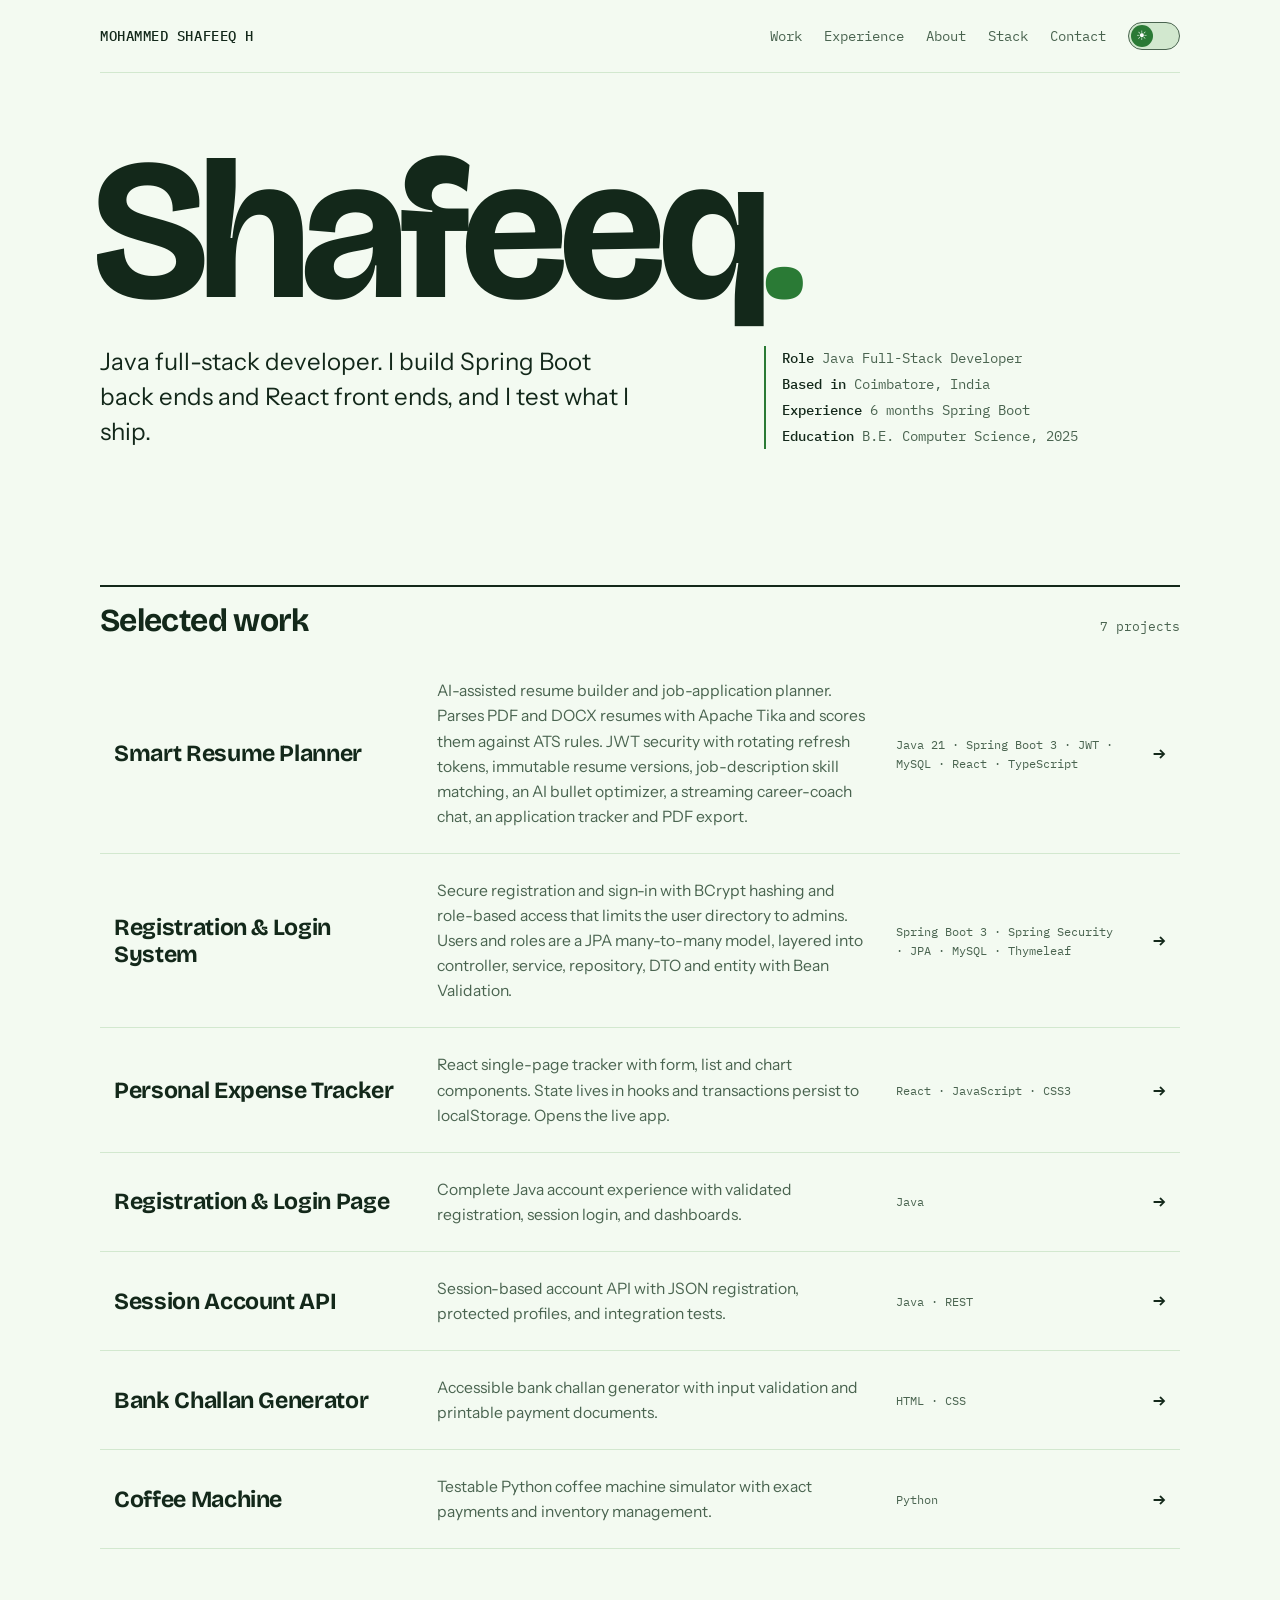
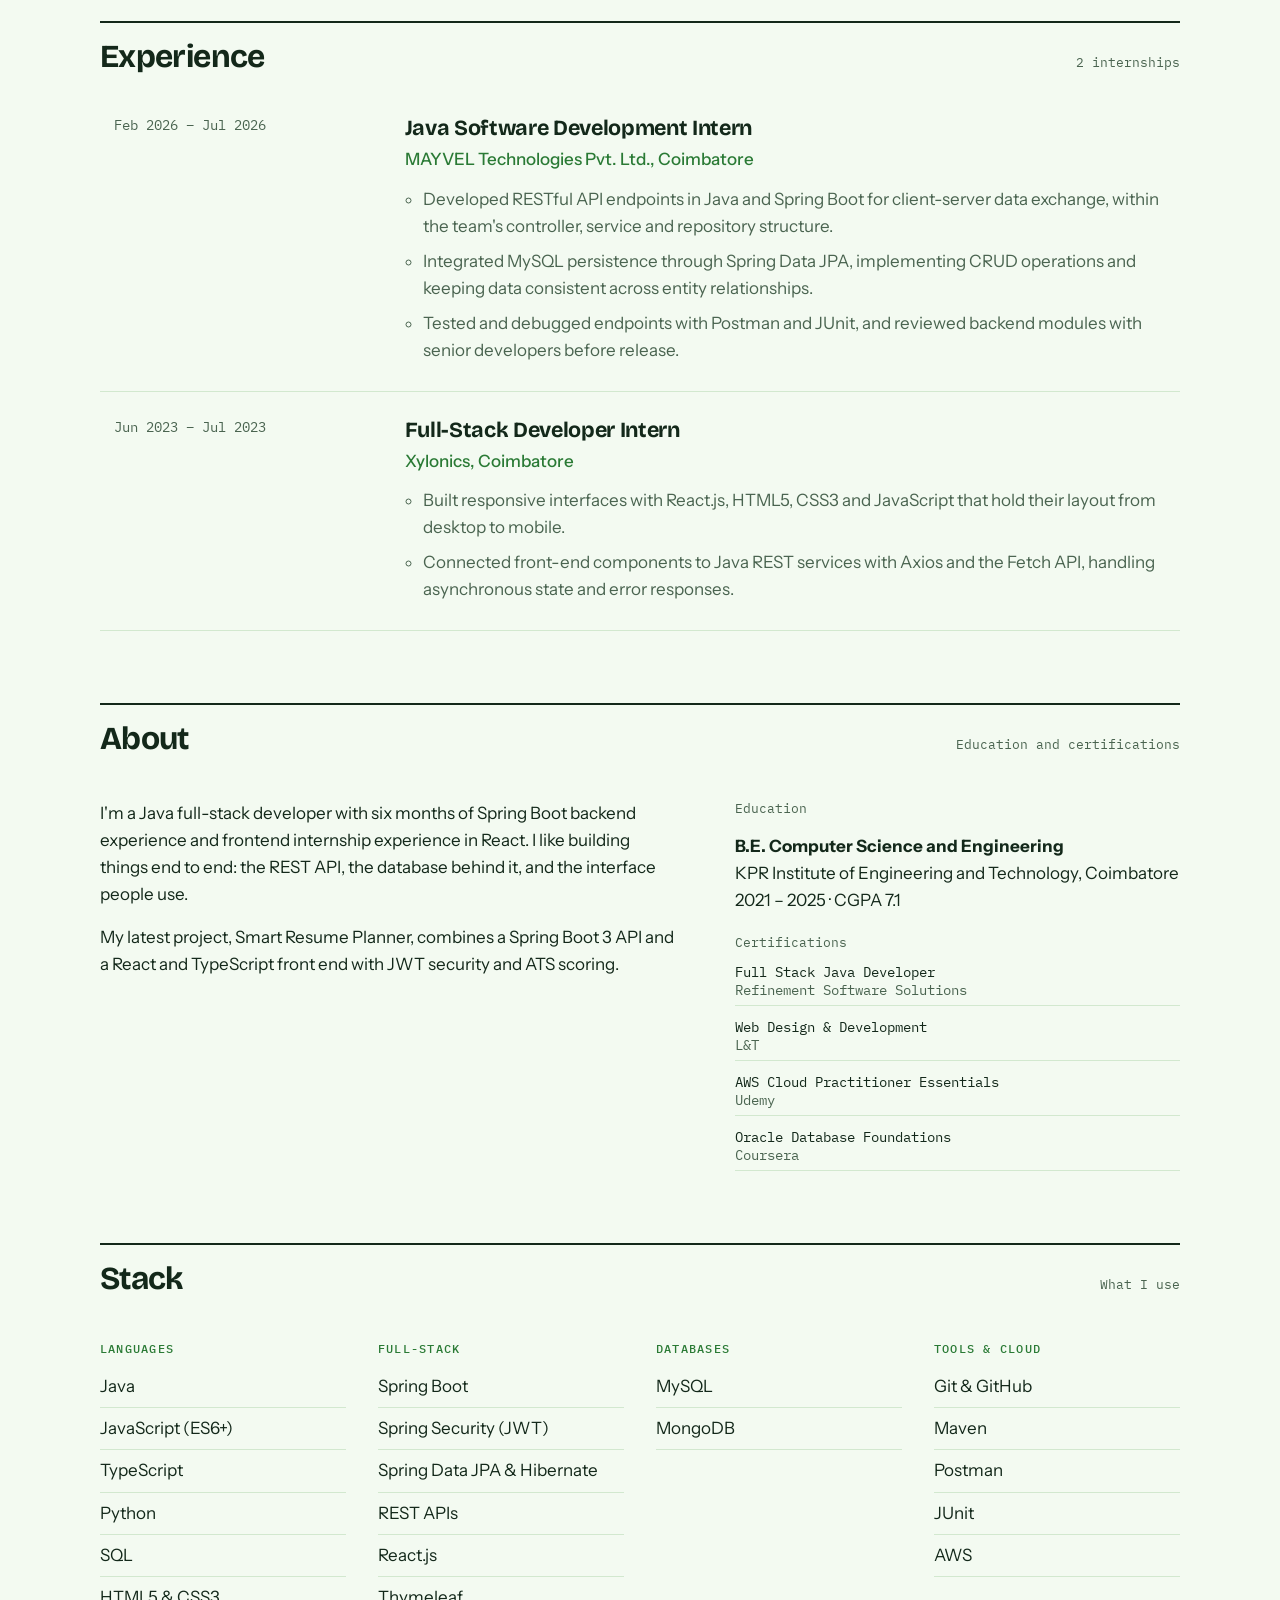
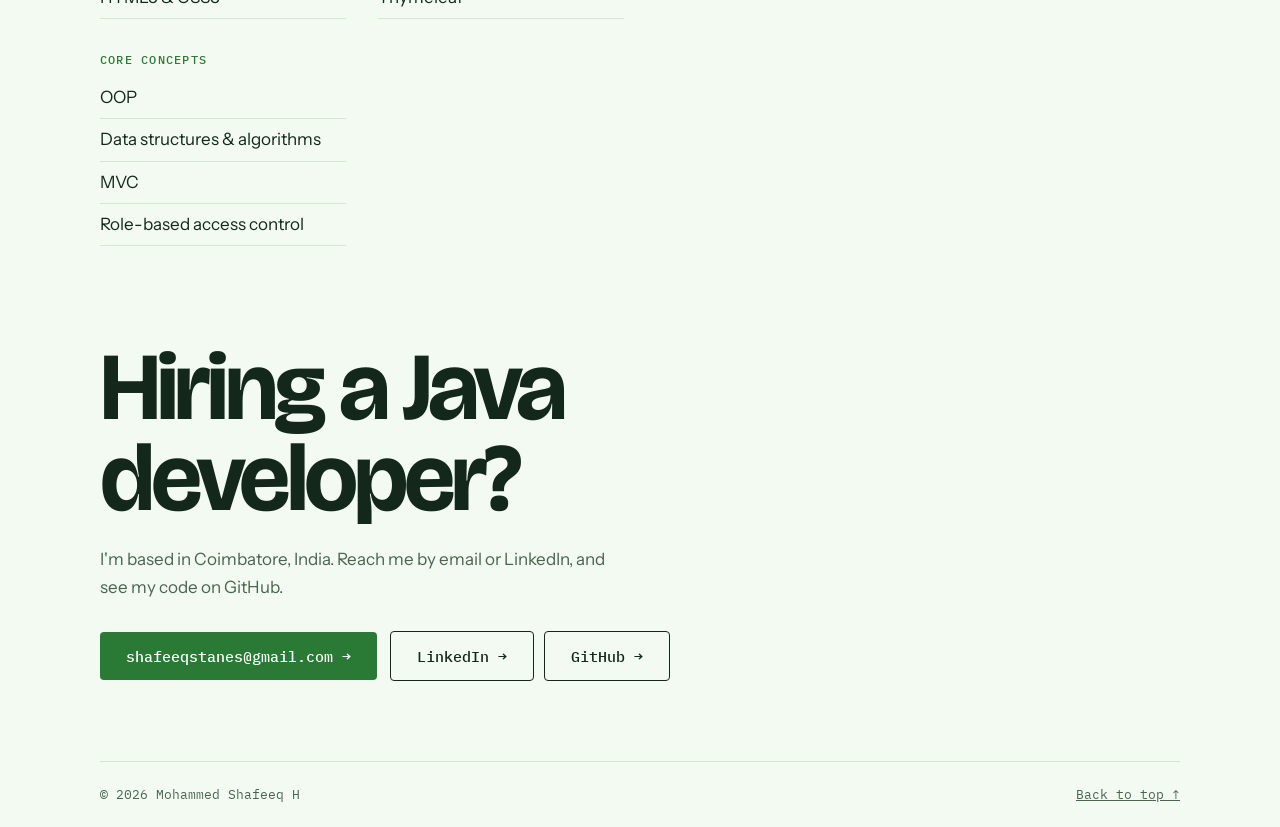
<file: index.html>
<!doctype html>
<html lang="en">
<head>
<meta charset="utf-8">
<meta name="viewport" content="width=device-width, initial-scale=1">
<title>Mohammed Shafeeq Portfolio</title>
<meta name="description" content="Portfolio of Mohammed Shafeeq H, a Java full-stack developer in Coimbatore working with Spring Boot, React and MySQL.">
<link rel="preconnect" href="https://fonts.googleapis.com">
<link rel="preconnect" href="https://fonts.gstatic.com" crossorigin>
<link href="https://fonts.googleapis.com/css2?family=Bricolage+Grotesque:opsz,wght@12..96,500;12..96,700&family=Instrument+Sans:wght@400;500;600&family=IBM+Plex+Mono:wght@400;500&display=swap" rel="stylesheet">
<style>
/* Layout: left-aligned editorial index. Giant name, a ruled project index that fills on hover, a language bar drawn from the real repositories. */
:root{
  --bg:#f3faf1; --surface:#ffffff; --fg:#13281a; --muted:#4a6450; --line:#d2e8cf;
  --accent:#2a7a35; --accent2:#2a7a35; --accent-ink:#ffffff;
  --display:'Bricolage Grotesque','Arial Narrow',Arial,sans-serif;
  --body:'Instrument Sans',system-ui,sans-serif;
  --mono:'IBM Plex Mono',ui-monospace,Consolas,monospace;
}
:root[data-theme="dark"]{--bg:#061a21;--surface:#0b2630;--fg:#e0f6f7;--muted:#86b6bd;--line:#17424d;--accent:#2fe3c6;--accent2:#4cc4f5;--accent-ink:#04191f;color-scheme:dark}
*{box-sizing:border-box;margin:0}
html{scroll-behavior:smooth}
body{background:var(--bg);color:var(--fg);font:400 1.0625rem/1.6 var(--body);-webkit-font-smoothing:antialiased;padding-left:max(16px,env(safe-area-inset-left,0px));padding-right:max(16px,env(safe-area-inset-right,0px));padding-block:0}
a{color:inherit}
.wrap{max-width:1080px;margin:0 auto}
.top{display:flex;justify-content:space-between;align-items:center;padding:22px 0;border-bottom:1px solid var(--line);gap:16px;flex-wrap:wrap}
.top .id{font:500 .85rem var(--mono);letter-spacing:.04em}
.top nav{display:flex;gap:22px;align-items:center;flex-wrap:wrap}
.top nav a{font:400 .85rem var(--mono);text-decoration:none;color:var(--muted)}
.top nav a:hover{color:var(--accent2)}
#theme{display:inline-flex;align-items:center;gap:10px;background:none;border:0;padding:0;cursor:pointer;color:var(--muted);font:500 .8rem var(--mono)}
#theme .tk{position:relative;width:52px;height:28px;border-radius:999px;background:var(--line);border:1px solid var(--muted);transition:background .25s,border-color .25s}
#theme .th{position:absolute;top:2px;left:2px;width:22px;height:22px;border-radius:50%;background:var(--accent);display:grid;place-items:center;font-size:.8rem;line-height:1;color:var(--accent-ink);transition:transform .25s}
#theme .th:before{content:"☀"}
#theme[aria-checked="true"] .th{transform:translateX(24px)}
#theme[aria-checked="true"] .th:before{content:"☾"}
#theme[aria-checked="true"] .tk{border-color:var(--accent2)}
#theme:hover .tk{border-color:var(--accent)}
.hero{padding:72px 0 64px;display:grid;grid-template-columns:1fr;gap:28px}
.hero h1{font:700 clamp(4rem,17vw,12.5rem)/.86 var(--display);letter-spacing:-.045em;margin-left:-.04em;text-wrap:balance}
.hero h1 span{color:var(--accent)}
.hero .row{display:grid;grid-template-columns:minmax(0,1.5fr) minmax(0,1fr);gap:40px;align-items:end}
@media(max-width:760px){.hero .row{grid-template-columns:minmax(0,1fr)}}
.lead{font-size:clamp(1.15rem,2.4vw,1.5rem);line-height:1.45;max-width:34ch}
.status{font:400 .85rem/1.9 var(--mono);color:var(--muted);border-left:2px solid var(--accent2);padding-left:16px}
.status b{color:var(--fg);font-weight:500}
.h{display:flex;justify-content:space-between;align-items:baseline;gap:16px;padding:14px 0;border-top:2px solid var(--fg);margin-top:72px}
.h h2{font:700 clamp(1.5rem,3vw,2rem) var(--display);letter-spacing:-.02em}
.h small{font:400 .8rem var(--mono);color:var(--muted)}
.list{list-style:none;padding:0}
.item a{display:grid;grid-template-columns:minmax(0,1.1fr) minmax(0,1.6fr) minmax(0,.8fr) 28px;gap:24px;align-items:center;padding:24px 14px;border-bottom:1px solid var(--line);text-decoration:none;transition:background .2s,color .2s,padding .2s}
.item a:hover,.item a:focus-visible{background:var(--accent);color:var(--accent-ink);padding-left:22px;outline:none}
.item h3{font:700 1.45rem/1.15 var(--display);letter-spacing:-.015em}
.item p{color:var(--muted);font-size:.98rem}
.item .stack{font:400 .78rem/1.5 var(--mono);color:var(--muted)}
.item .arr{font:500 1.3rem var(--mono);justify-self:end}
.item a:hover p,.item a:hover .stack,.item a:focus-visible p,.item a:focus-visible .stack{color:inherit}
@media(max-width:760px){.item a{grid-template-columns:minmax(0,1fr) 24px;gap:6px 12px;padding:20px 8px}.item p,.item .stack{grid-column:1}.item .arr{grid-row:1;grid-column:2}}
.about{display:grid;grid-template-columns:minmax(0,1.3fr) minmax(0,1fr);gap:56px;padding-top:28px}
@media(max-width:760px){.about{grid-template-columns:minmax(0,1fr);gap:32px}}
.about p+p{margin-top:16px}
.about p{max-width:60ch}
.bar{display:flex;height:34px;border-radius:3px;overflow:hidden;gap:2px;margin:6px 0 16px}
.bar i{display:block;min-width:4px}
.leg{list-style:none;padding:0;font:400 .85rem var(--mono);display:grid;gap:6px}
.leg li{display:flex;align-items:center;gap:10px}
.leg em{width:10px;height:10px;border-radius:2px;display:inline-block;font-style:normal}
.leg span{margin-left:auto;color:var(--muted)}
.cap{font:400 .8rem var(--mono);color:var(--muted);margin-bottom:6px}
.skills{display:grid;grid-template-columns:repeat(auto-fit,minmax(200px,1fr));gap:32px;padding-top:28px}
.skills h3{font:500 .78rem var(--mono);letter-spacing:.1em;text-transform:uppercase;color:var(--accent2);margin-bottom:10px}
.skills ul{list-style:none;padding:0}
.skills li{padding:7px 0;border-bottom:1px solid var(--line)}
.exp{display:grid;grid-template-columns:minmax(0,.7fr) minmax(0,2fr);gap:24px;padding:26px 14px;border-bottom:1px solid var(--line)}
.exp h3{font:700 1.35rem/1.2 var(--display);letter-spacing:-.015em}
.exp .when{font:400 .85rem var(--mono);color:var(--muted)}
.exp .org{color:var(--accent2);font-weight:500;margin:4px 0 12px}
.pts{padding-left:18px;display:grid;gap:8px;color:var(--muted)}
@media(max-width:760px){.exp{grid-template-columns:minmax(0,1fr);gap:8px;padding:22px 8px}}
.edu{line-height:1.6}
.certs li{display:grid;grid-template-columns:minmax(0,1fr);gap:0;padding:6px 0;border-bottom:1px solid var(--line)}
.certs span{margin-left:0}
.btn.ghost{background:none;color:var(--fg);border:1px solid var(--fg);margin-left:10px}
@media(max-width:480px){.btn.ghost{margin:10px 0 0}}
.contact{padding:96px 0 80px}
.contact h2{font:700 clamp(2.4rem,8vw,6rem)/.95 var(--display);letter-spacing:-.04em;max-width:13ch;text-wrap:balance}
.contact p{color:var(--muted);max-width:48ch;margin:22px 0 30px}
.btn{display:inline-block;background:var(--accent);color:var(--accent-ink);padding:14px 26px;border-radius:4px;font:500 .95rem var(--mono);text-decoration:none;transition:transform .2s}
.btn:hover{transform:translate(3px,-3px)}
footer{border-top:1px solid var(--line);padding:24px 0;font:400 .8rem var(--mono);color:var(--muted);display:flex;justify-content:space-between;gap:8px;flex-wrap:wrap}
:focus-visible{outline:2px solid var(--accent);outline-offset:3px}
@media(prefers-reduced-motion:reduce){*{transition:none!important}html{scroll-behavior:auto}}
</style>
</head>
<body>
<div class="wrap">
<header class="top">
  <span class="id">MOHAMMED SHAFEEQ H</span>
  <nav>
    <a href="#work">Work</a><a href="#experience">Experience</a><a href="#about">About</a><a href="#stack">Stack</a><a href="#contact">Contact</a>
    <button id="theme" type="button" role="switch" aria-checked="false" aria-label="Dark mode"><span class="tk"><span class="th"></span></span></button>
  </nav>
</header>

<main id="top">
<section class="hero">
  <h1>Shafeeq<span>.</span></h1>
  <div class="row">
    <p class="lead">Java full-stack developer. I build Spring Boot back ends and React front ends, and I test what I ship.</p>
    <div class="status">
      <div><b>Role</b> Java Full-Stack Developer</div>
      <div><b>Based in</b> Coimbatore, India</div>
      <div><b>Experience</b> 6 months Spring Boot</div>
      <div><b>Education</b> B.E. Computer Science, 2025</div>
    </div>
  </div>
</section>

<section id="work">
  <div class="h"><h2>Selected work</h2><small>7 projects</small></div>
  <ul class="list">
    <li class="item"><a href="https://github.com/Shafeeq0807/smart-resume-planner" target="_blank" rel="noopener"><h3>Smart Resume Planner</h3><p>AI-assisted resume builder and job-application planner. Parses PDF and DOCX resumes with Apache Tika and scores them against ATS rules. JWT security with rotating refresh tokens, immutable resume versions, job-description skill matching, an AI bullet optimizer, a streaming career-coach chat, an application tracker and PDF export.</p><span class="stack">Java 21 · Spring Boot 3 · JWT · MySQL · React · TypeScript</span><span class="arr" aria-hidden="true">→</span></a></li>
    <li class="item"><a href="https://github.com/Shafeeq0807/Spring-Security-login-form" target="_blank" rel="noopener"><h3>Registration &amp; Login System</h3><p>Secure registration and sign-in with BCrypt hashing and role-based access that limits the user directory to admins. Users and roles are a JPA many-to-many model, layered into controller, service, repository, DTO and entity with Bean Validation.</p><span class="stack">Spring Boot 3 · Spring Security · JPA · MySQL · Thymeleaf</span><span class="arr" aria-hidden="true">→</span></a></li>
    <li class="item"><a href="https://shafeeq0807.github.io/Expense-Tracker-react" target="_blank" rel="noopener"><h3>Personal Expense Tracker</h3><p>React single-page tracker with form, list and chart components. State lives in hooks and transactions persist to localStorage. Opens the live app.</p><span class="stack">React · JavaScript · CSS3</span><span class="arr" aria-hidden="true">→</span></a></li>
    <li class="item"><a href="https://github.com/Shafeeq0807/registration-login-page" target="_blank" rel="noopener"><h3>Registration &amp; Login Page</h3><p>Complete Java account experience with validated registration, session login, and dashboards.</p><span class="stack">Java</span><span class="arr" aria-hidden="true">→</span></a></li>
    <li class="item"><a href="https://github.com/Shafeeq0807/Registrationand-login" target="_blank" rel="noopener"><h3>Session Account API</h3><p>Session-based account API with JSON registration, protected profiles, and integration tests.</p><span class="stack">Java · REST</span><span class="arr" aria-hidden="true">→</span></a></li>
    <li class="item"><a href="https://github.com/Shafeeq0807/Bank-Challan.github.io" target="_blank" rel="noopener"><h3>Bank Challan Generator</h3><p>Accessible bank challan generator with input validation and printable payment documents.</p><span class="stack">HTML · CSS</span><span class="arr" aria-hidden="true">→</span></a></li>
    <li class="item"><a href="https://github.com/Shafeeq0807/Coffee-Machine" target="_blank" rel="noopener"><h3>Coffee Machine</h3><p>Testable Python coffee machine simulator with exact payments and inventory management.</p><span class="stack">Python</span><span class="arr" aria-hidden="true">→</span></a></li>
  </ul>
</section>

<section id="experience">
  <div class="h"><h2>Experience</h2><small>2 internships</small></div>
  <ul class="list">
    <li class="exp"><div class="when">Feb 2026 – Jul 2026</div><div><h3>Java Software Development Intern</h3><p class="org">MAYVEL Technologies Pvt. Ltd., Coimbatore</p><ul class="pts"><li>Developed RESTful API endpoints in Java and Spring Boot for client-server data exchange, within the team's controller, service and repository structure.</li><li>Integrated MySQL persistence through Spring Data JPA, implementing CRUD operations and keeping data consistent across entity relationships.</li><li>Tested and debugged endpoints with Postman and JUnit, and reviewed backend modules with senior developers before release.</li></ul></div></li>
    <li class="exp"><div class="when">Jun 2023 – Jul 2023</div><div><h3>Full-Stack Developer Intern</h3><p class="org">Xylonics, Coimbatore</p><ul class="pts"><li>Built responsive interfaces with React.js, HTML5, CSS3 and JavaScript that hold their layout from desktop to mobile.</li><li>Connected front-end components to Java REST services with Axios and the Fetch API, handling asynchronous state and error responses.</li></ul></div></li>
  </ul>
</section>

<section id="about">
  <div class="h"><h2>About</h2><small>Education and certifications</small></div>
  <div class="about">
    <div>
      <p>I'm a Java full-stack developer with six months of Spring Boot backend experience and frontend internship experience in React. I like building things end to end: the REST API, the database behind it, and the interface people use.</p>
      <p>My latest project, Smart Resume Planner, combines a Spring Boot 3 API and a React and TypeScript front end with JWT security and ATS scoring.</p>
    </div>
    <div>
      <p class="cap">Education</p>
      <p class="edu"><b>B.E. Computer Science and Engineering</b><br>KPR Institute of Engineering and Technology, Coimbatore<br>2021 – 2025 · CGPA 7.1</p>
      <p class="cap" style="margin-top:20px">Certifications</p>
      <ul class="leg certs">
        <li>Full Stack Java Developer<span>Refinement Software Solutions</span></li>
        <li>Web Design &amp; Development<span>L&amp;T</span></li>
        <li>AWS Cloud Practitioner Essentials<span>Udemy</span></li>
        <li>Oracle Database Foundations<span>Coursera</span></li>
      </ul>
    </div>
  </div>
</section>

<section id="stack">
  <div class="h"><h2>Stack</h2><small>What I use</small></div>
  <div class="skills">
    <div><h3>Languages</h3><ul><li>Java</li><li>JavaScript (ES6+)</li><li>TypeScript</li><li>Python</li><li>SQL</li><li>HTML5 &amp; CSS3</li></ul></div>
    <div><h3>Full-stack</h3><ul><li>Spring Boot</li><li>Spring Security (JWT)</li><li>Spring Data JPA &amp; Hibernate</li><li>REST APIs</li><li>React.js</li><li>Thymeleaf</li></ul></div>
    <div><h3>Databases</h3><ul><li>MySQL</li><li>MongoDB</li></ul></div>
    <div><h3>Tools &amp; cloud</h3><ul><li>Git &amp; GitHub</li><li>Maven</li><li>Postman</li><li>JUnit</li><li>AWS</li></ul></div>
    <div><h3>Core concepts</h3><ul><li>OOP</li><li>Data structures &amp; algorithms</li><li>MVC</li><li>Role-based access control</li></ul></div>
  </div>
</section>

<section id="contact" class="contact">
  <h2>Hiring a Java developer?</h2>
  <p>I'm based in Coimbatore, India. Reach me by email or LinkedIn, and see my code on GitHub.</p>
  <a class="btn" href="mailto:shafeeqstanes@gmail.com">shafeeqstanes@gmail.com →</a>
  <a class="btn ghost" href="https://www.linkedin.com/in/mohammad-shafeeq-63559a227/" target="_blank" rel="noopener">LinkedIn →</a><a class="btn ghost" href="https://github.com/Shafeeq0807" target="_blank" rel="noopener">GitHub →</a>
</section>
</main>

<footer><span>© <span id="yr">2026</span> Mohammed Shafeeq H</span><a href="#top">Back to top ↑</a></footer>
</div>

<script>
document.getElementById('yr').textContent=new Date().getFullYear();
var root=document.documentElement,btn=document.getElementById('theme');
function paint(){
  var dark=root.dataset.theme==='dark';
  btn.setAttribute('aria-checked',dark?'true':'false');
}
try{var t=localStorage.getItem('theme');if(t)root.dataset.theme=t}catch(e){}
paint();
btn.addEventListener('click',function(){
  root.dataset.theme=root.dataset.theme==='dark'?'light':'dark';
  try{localStorage.setItem('theme',root.dataset.theme)}catch(e){}
  paint();
});
</script>
</body>
</html>
</file>
